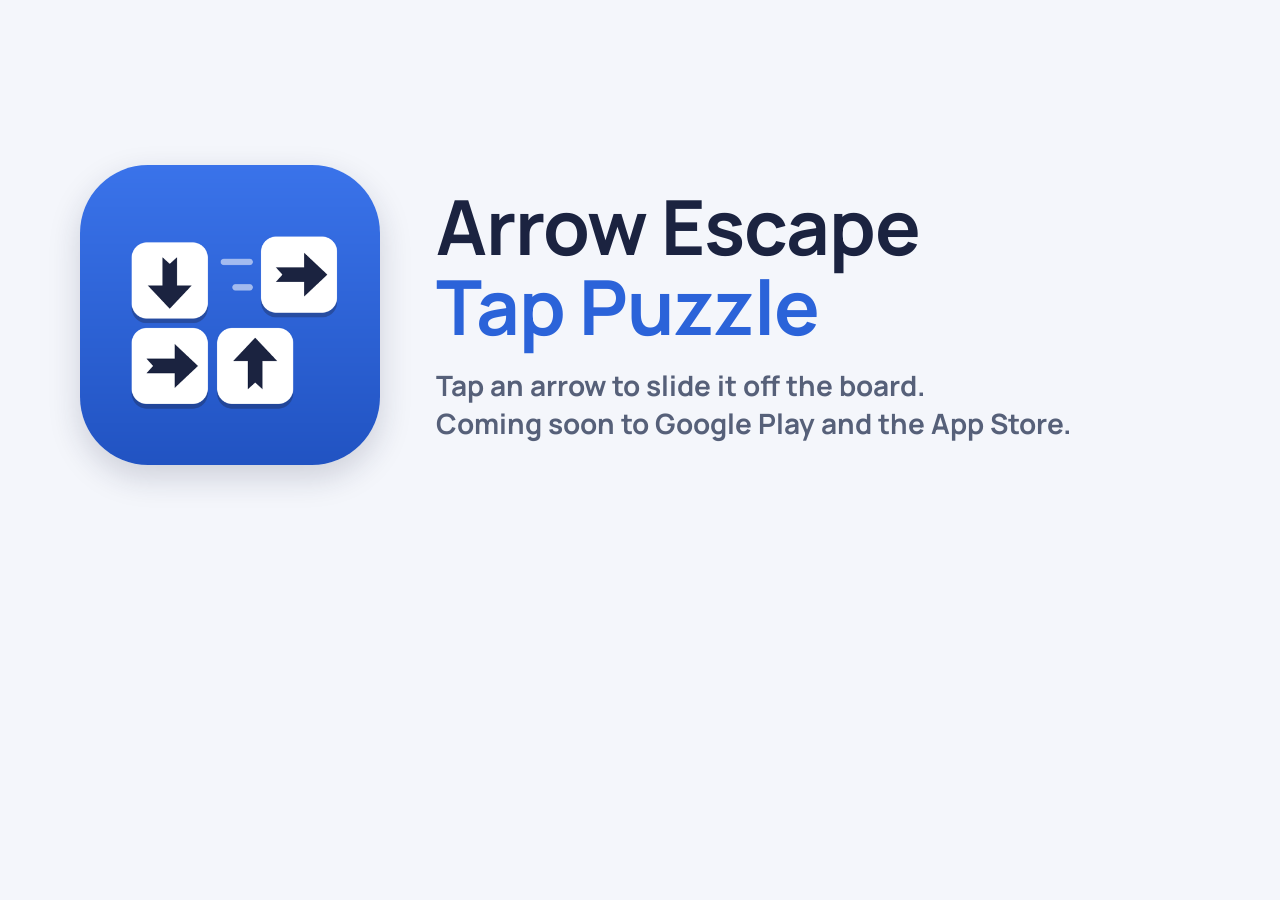
<file: tools/og-image.html>
<!doctype html>
<!-- Source for src/assets/img/og-image.png (1200x630). Re-render: node website/tools/screenshots.mjs --og -->
<html lang="en"><head><meta charset="utf-8"><title>OG image</title>
<style>
@font-face { font-family: Manrope; src: url("/src/assets/fonts/Manrope-Bold.ttf"); font-weight: 700; }
html, body { margin: 0; width: 1200px; height: 630px; }
body { background: #F4F6FB; font-family: Manrope, sans-serif; color: #1B2340; display: flex; align-items: center; gap: 56px; padding: 0 80px; box-sizing: border-box; }
img { width: 300px; height: 300px; border-radius: 68px; box-shadow: 0 12px 32px rgba(27,35,64,.18); }
h1 { font-size: 76px; line-height: 1.05; margin: 0 0 20px; letter-spacing: -1px; }
h1 span { color: #2B63D9; display: block; }
p { font-size: 28px; line-height: 1.35; margin: 0; color: #566079; }
</style></head>
<body>
<img src="/src/assets/img/icon-512.png" alt="">
<div><h1>Arrow Escape<span>Tap Puzzle</span></h1><p>Tap an arrow to slide it off the board.<br>Coming soon to Google Play and the App Store.</p></div>
</body></html>
</file>
